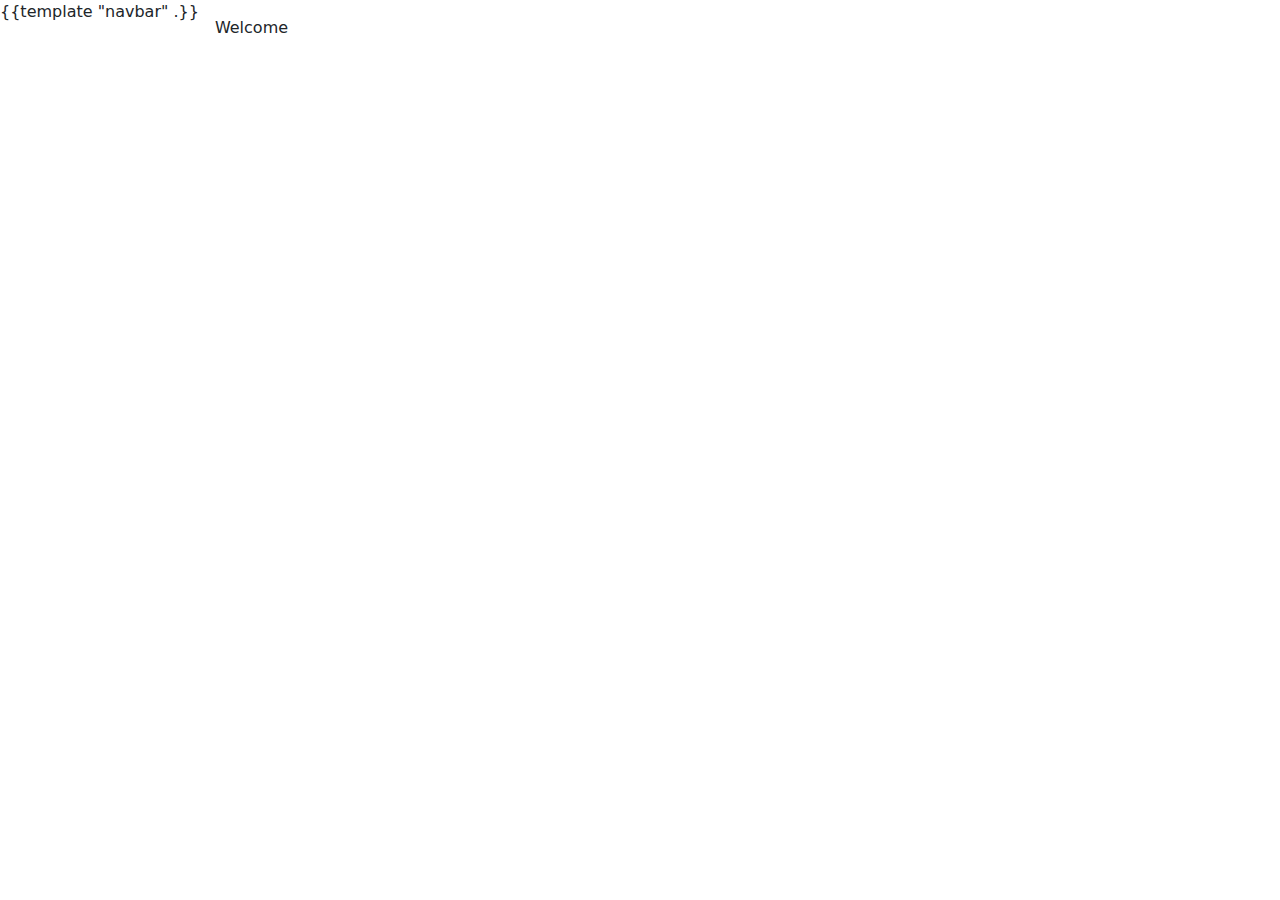
<file: templates/index/index.html>
<!DOCTYPE html>
<html lang="en">
<head>
    <meta charset="UTF-8">
    <meta name="viewport" content="width=device-width, initial-scale=1.0">
    <title>首页</title>
    <link rel="stylesheet" href="/static/css/bootstrap.min.css">
</head>
<body class="d-flex">
    {{template "navbar" .}}
    <main class="flex-grow-1 p-3">
        <p class="text-break">Welcome</p>
    </main>
    <script src="/static/js/bootstrap.bundle.js"></script>
</body>
</html>
</file>
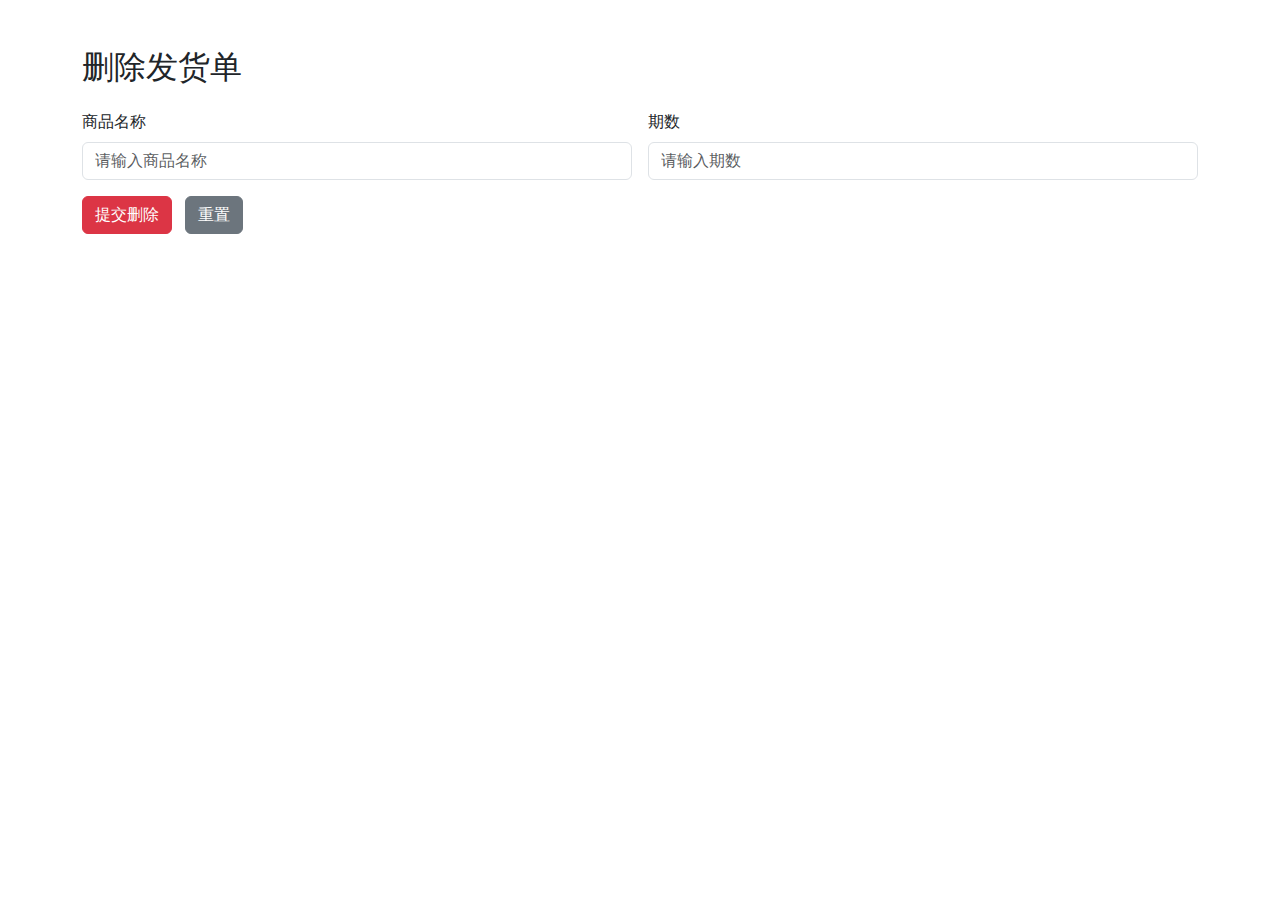
<file: templates/delivery-delete.html>
<!DOCTYPE html>
<html lang="en">
<head>
    <meta charset="UTF-8">
    <meta name="viewport" content="width=device-width, initial-scale=1.0">
    <title>删除发货单</title>
    <link href="/static/css/bootstrap.min.css" rel="stylesheet">
</head>
<body>
    <div class="container mt-5">
        <!-- 表单标题 -->
        <h2 class="mb-4">删除发货单</h2>
        
        <!-- Bootstrap5表单 -->
        <form id="deleteDeliveryForm" class="row g-3">
            <!-- 商品名称输入项 -->
            <div class="col-md-6">
                <label for="productName" class="form-label">商品名称</label>
                <input type="text" class="form-control" id="productName" name="productName" required placeholder="请输入商品名称">
            </div>

            <!-- 期数输入项 -->
            <div class="col-md-6">
                <label for="period" class="form-label">期数</label>
                <input type="text" class="form-control" id="period" name="period" required placeholder="请输入期数">
            </div>

            <!-- 提交按钮 -->
            <div class="col-12">
                <button type="submit" class="btn btn-danger">提交删除</button>
                <button type="reset" class="btn btn-secondary ms-2">重置</button>
            </div>
        </form>
    </div>

    <script src="/static/js/bootstrap.bundle.js"></script>
    
    <!-- 表单提交逻辑：直接请求 /api/delivery 接口 -->
    <script>
        // 获取表单元素
        const deleteForm = document.getElementById('deleteDeliveryForm');

        // 监听表单提交事件
        deleteForm.addEventListener('submit', async function(e) {
            // 阻止表单默认提交行为（避免页面刷新）
            e.preventDefault();

            // 获取表单输入值
            const productName = document.getElementById('productName').value.trim();
            const period = document.getElementById('period').value.trim();

            // 简单校验（兜底，配合表单原生required）
            if (!productName || !period) {
                alert('商品名称和期数不能为空！');
                return;
            }

            try {
                // 构造请求参数
                const requestData = {
                    productName: productName,
                    period: period
                };

                // 直接发送 DELETE 请求到 /api/delivery
                const response = await fetch('/api/delivery', {
                    method: 'DELETE',
                    headers: {
                        'Content-Type': 'application/json', // 指定参数格式为JSON
                    },
                    body: JSON.stringify(requestData) // 将参数转为JSON字符串
                });

                // 解析后端返回的JSON数据
                const result = await response.json();

                // 根据响应状态判断结果
                if (response.ok) {
                    // 拼接删除条数提示，兼容rows字段不存在的情况
                    const deleteCount = result.rows || 0;
                    alert(`${result.message || '发货单删除成功！'} 共删除 ${deleteCount} 条记录。`);
                    deleteForm.reset(); // 重置表单
                } else {
                    // 后端返回400/404/500等错误
                    alert(result.message || `删除失败：${response.status}`);
                }
            } catch (error) {
                // 网络错误或解析错误
                console.error('删除请求异常：', error);
                alert('网络异常，删除失败，请重试！');
            }
        });
    </script>
</body>
</html>
</file>
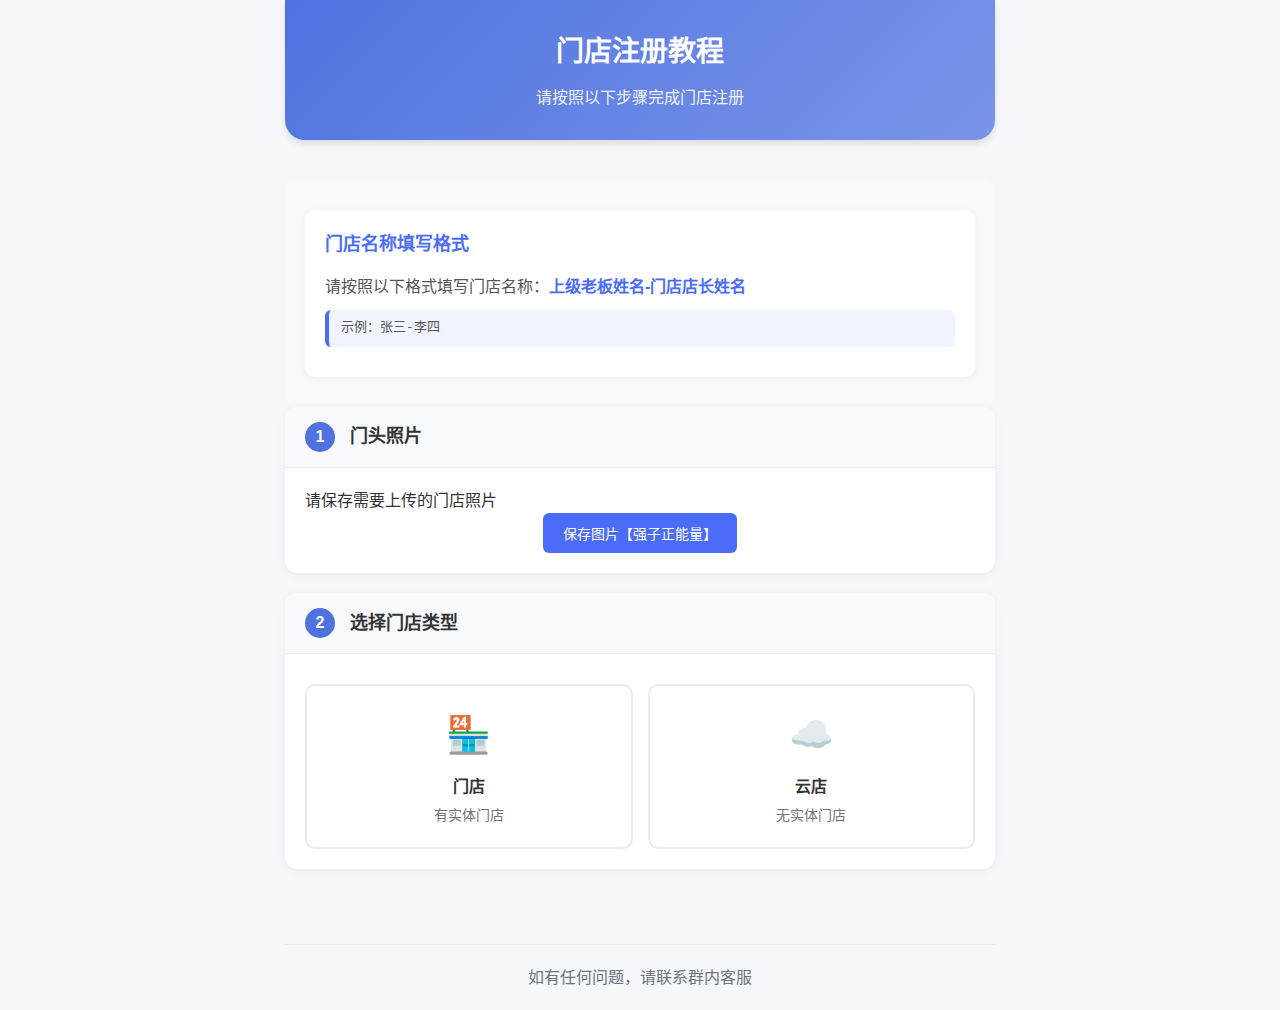
<file: templates/register.html>
<!DOCTYPE html>
<html lang="zh-CN">
<head>
    <meta charset="UTF-8">
    <meta name="viewport" content="width=device-width, initial-scale=1.0">
    <title>门店注册教程</title>
    <link rel="stylesheet" href="/static/css/style.css">
</head>
<body>
    <div class="container">
        <header>
            <h1>门店注册教程</h1>
            <p class="subtitle">请按照以下步骤完成门店注册</p>
        </header>

        <main>
            <section class="tutorial-section">
                <div class="tutorial-content">
                    <div class="tutorial-item">
                        <h4>门店名称填写格式</h4>
                        <p>请按照以下格式填写门店名称：<strong>上级老板姓名-门店店长姓名</strong></p>
                        <p class="example">示例：张三-李四</p>
                    </div>
                </div>
            </section>

            <section class="step-section">
                <div class="step-header">
                    <span class="step-number">1</span>
                    <h2>门头照片</h2>
                </div>
                <div class="step-content">
                    <div class="image-upload-section">
                        <p>请保存需要上传的门店照片</p>
                        <div class="image-preview">
                            <img src="/static/images/mentou.jpg" alt="门头照片示例" class="mentou-image">
                        </div>
                        <div class="image-actions">
                            <button id="saveImageBtn" class="save-btn">保存图片【强子正能量】</button>
                        </div>
                    </div>
                </div>
            </section>

            <section class="step-section">
                <div class="step-header">
                    <span class="step-number">2</span>
                    <h2>选择门店类型</h2>
                </div>
                <div class="step-content">
                    <div class="store-type-selector">
                        <div class="store-type-option" id="physical-store" data-link="https://hjrtu.flctwa.cn/#/pages-store/registerStore/registerStore?qrcode_sn=LAd9w1HStzlN5XihRBiZaxL03DnxZ2xf&share_aid=75&invite_type=1&group_id=&manager_id=" style="cursor: pointer;">
                            <div class="store-type-icon">🏪</div>
                            <h3>门店</h3>
                            <p>有实体门店</p>
                        </div>
                        <div class="store-type-option" id="cloud-store" data-link="https://hjrtu.flctwa.cn/#/pages-store/registerStore/registerStore?qrcode_sn=cd3ccxSJFLXW4e7n9aCGhDB0ptE1OgNN&share_aid=75&invite_type=2&group_id=&manager_id=" style="cursor: pointer;">
                            <div class="store-type-icon">☁️</div>
                            <h3>云店</h3>
                            <p>无实体门店</p>
                        </div>
                    </div>
                </div>
            </section>
        </main>

        <footer>
            <div class="contact-info">
                <p>如有任何问题，请联系群内客服</p>
            </div>
        </footer>
    </div>

    <script src="/static/js/script.js"></script>
</body>
</html>
</file>
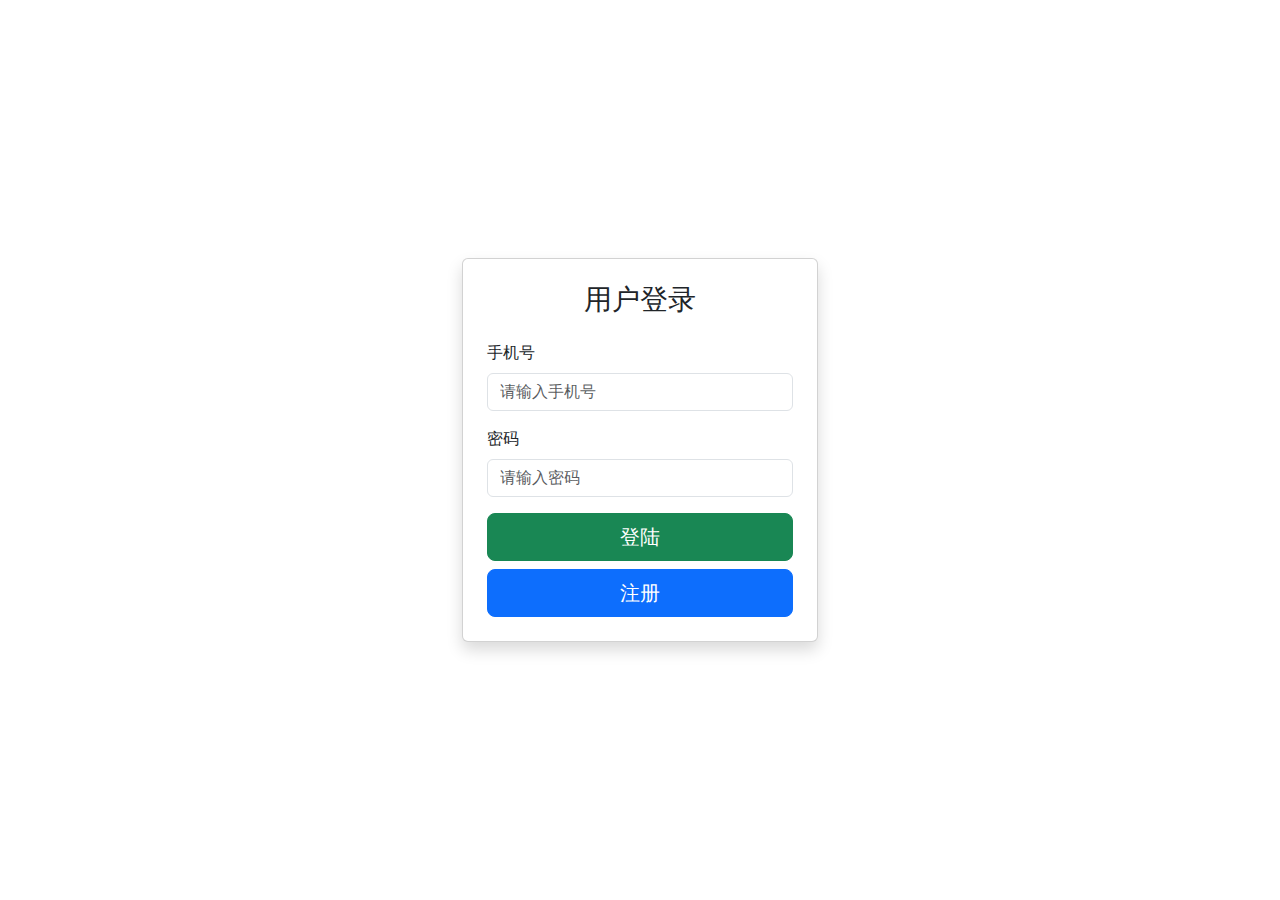
<file: templates/auth/login.html>
<!DOCTYPE html>
<html lang="en">

<head>
    <meta charset="UTF-8">
    <meta name="viewport" content="width=device-width, initial-scale=1.0">
    <title>登陆</title>
    <link href="/static/css/bootstrap.min.css" rel="stylesheet" media="screen">
    <style>
        html,
        body {
            height: 100%;
        }
    </style>
</head>

<body class="d-flex align-items-center justify-content-center">
    <div class="container">
        <div class="row justify-content-center">
            <div class="col-12 col-md-6 col-lg-4">
                <div class="card shadow glass-card">
                    <div class="card-body p-4">
                        <h3 class="card-title text-center mb-4">用户登录</h3>
                        <form action="/auth/login" method="POST">
                            <div class="mb-3">
                                <label for="phone" class="form-label">手机号</label>
                                <input type="text" class="form-control" id="phone" name="phone" placeholder="请输入手机号"
                                    required>
                            </div>
                            <div class="mb-3">
                                <label for="password" class="form-label">密码</label>
                                <input type="password" class="form-control" id="password" name="password"
                                    placeholder="请输入密码" required>
                            </div>
                            <div class="d-grid gap-2">
                                <button type="submit" class="btn btn-success btn-lg">登陆</button>
                                <button type="button" class="btn btn-primary btn-lg" id="register">注册</button>
                            </div>
                        </form>
                    </div>
                </div>
            </div>
        </div>
    </div>

    <script src="/static/js/bootstrap.bundle.js"></script>
    <script>
        const registerBtn = document.getElementById('register');
        registerBtn.addEventListener("click", function (e) {
            e.preventDefault();
            window.location.href = '/auth/register';
        });
    </script>
</body>

</html>
</file>
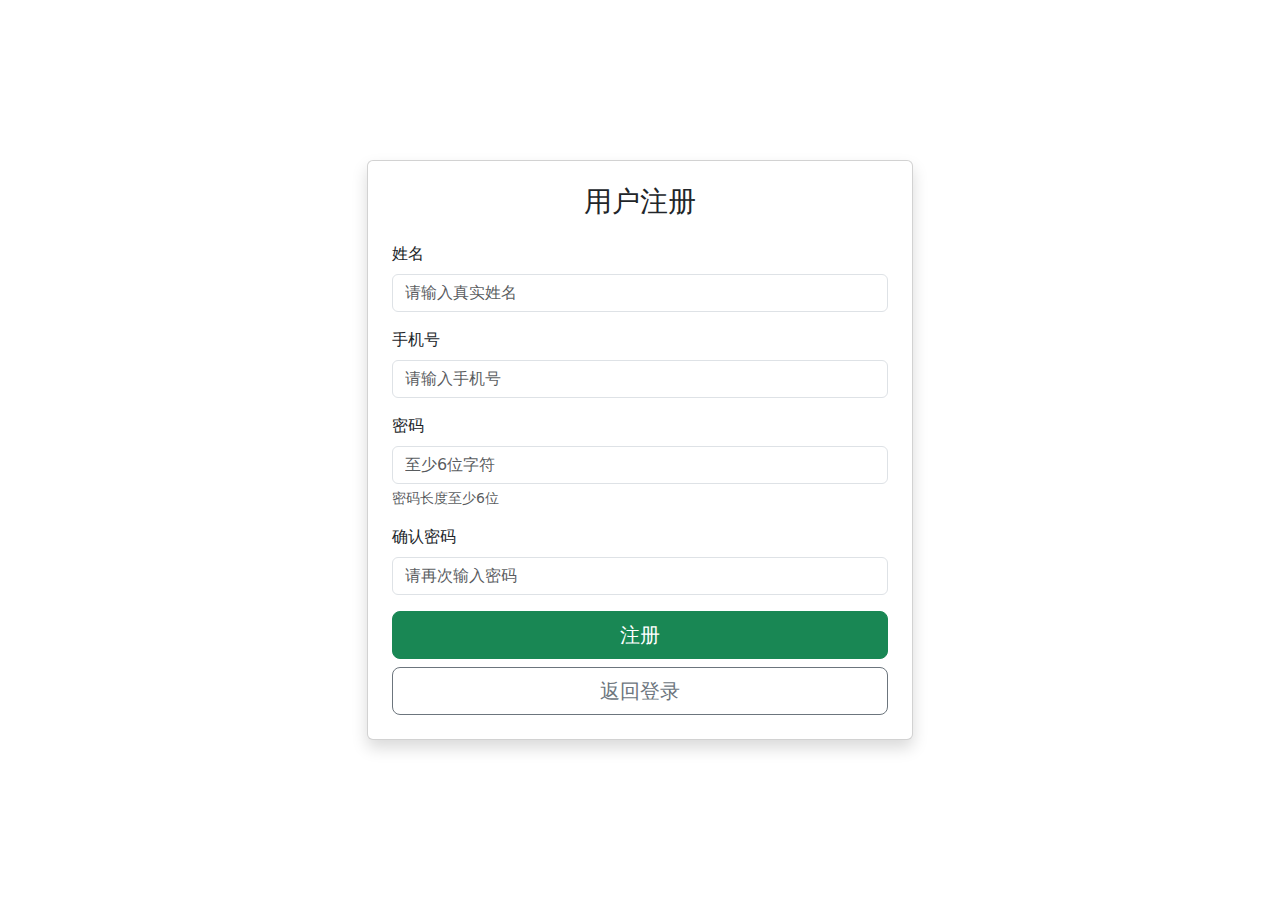
<file: templates/auth/register.html>
<!DOCTYPE html>
<html lang="en">

<head>
    <meta charset="UTF-8">
    <meta name="viewport" content="width=device-width, initial-scale=1.0">
    <title>注册</title>
    <link href="/static/css/bootstrap.min.css" rel="stylesheet" media="screen">
    <style>
        html,
        body {
            height: 100%;
        }
    </style>
</head>

<body class="d-flex align-items-center justify-content-center">
    <div class="container">
        <div class="row justify-content-center">
            <div class="col-12 col-md-8 col-lg-6">
                <div class="card shadow glass-card">
                    <div class="card-body p-4">
                        <h3 class="card-title text-center mb-4">用户注册</h3>
                        <form action="/auth/register" id="registerForm" method="POST" onsubmit="return validateForm()">
                            
                            <div class="mb-3">
                                <label for="name" class="form-label">姓名</label>
                                <input type="text" class="form-control" id="name" name="name" placeholder="请输入真实姓名"
                                    required>
                                <div class="invalid-feedback" id="usernameError"></div>
                            </div>

                            <div class="mb-3">
                                <label for="phone" class="form-label">手机号</label>
                                <input type="text" class="form-control" id="phone" name="phone" placeholder="请输入手机号"
                                    required>
                                <div class="invalid-feedback" id="emailError"></div>
                            </div>

                            <div class="mb-3">
                                <label for="password" class="form-label">密码</label>
                                <input type="password" class="form-control" id="password" name="password"
                                    placeholder="至少6位字符" required>
                                <div class="form-text">密码长度至少6位</div>
                            </div>

                            <div class="mb-3">
                                <label for="password2" class="form-label">确认密码</label>
                                <input type="password" class="form-control" id="password2" name="password2"
                                    placeholder="请再次输入密码" required>
                                <div class="invalid-feedback" id="passwordError"></div>
                            </div>

                            <div class="d-grid gap-2">
                                <button type="submit" class="btn btn-success btn-lg">注册</button>
                                <a href="/auth/login" class="btn btn-outline-secondary btn-lg">返回登录</a>
                            </div>
                        </form>
                    </div>
                </div>
            </div>
        </div>
    </div>
    <script src="/static/js/bootstrap.bundle.js"></script>
    <script>
        document.getElementById('registerForm').addEventListener('submit', function (e) {
            e.preventDefault(); // 阻止默认表单提交

            if (validateForm()) {
                // 使用Fetch API提交表单
                const formData = new FormData(this);
                const jsonData = Object.fromEntries(formData.entries());
                console.log(JSON.stringify(jsonData))
                fetch('/auth/register', {
                    method: 'POST',
                    headers: {
                        'Content-Type': 'application/json', // 添加 Content-Type
                    },
                    body: JSON.stringify(jsonData)
                }).then(response => {
                    if (!response.ok) {
                        // 如果响应不成功，也解析错误信息
                        return response.json().then(errData => {
                            throw new Error(errData.error || '请求失败');
                        });
                    }
                    return response.json();
                })
                    .then(data => {
                        if (data.success) {
                            // 显示成功消息
                            alert(data.message);
                            // 跳转到登录页
                            window.location.href = '/auth/login';
                        } else {
                            alert(data.error || '注册失败');
                        }
                    })
                    .catch(error => {
                        console.error('Error:', error);
                        alert(error.message || '注册失败，请稍后重试');
                    });
            }
        });

        function validateForm() {
            const password = document.getElementById('password').value;
            const password2 = document.getElementById('password2').value;
            const errorElement = document.getElementById('passwordError');

            // 清空之前的错误信息
            errorElement.style.display = 'none';
            errorElement.textContent = '';

            // 检查密码长度
            if ((password.length) < 6) {
                errorElement.textContent = '密码长度不能小于6位';
                errorElement.style.display = 'block';
                return false; // 阻止表单提交
            }

            // 检查密码是否一致
            if (password !== password2) {
                errorElement.textContent = '两次输入的密码不一致，请重新输入';
                errorElement.style.display = 'block';
                return false; // 阻止表单提交
            }

            // 可以添加其他校验逻辑，如密码强度等

            return true; // 允许表单提交
        }
    </script>
</body>

</html>
</file>
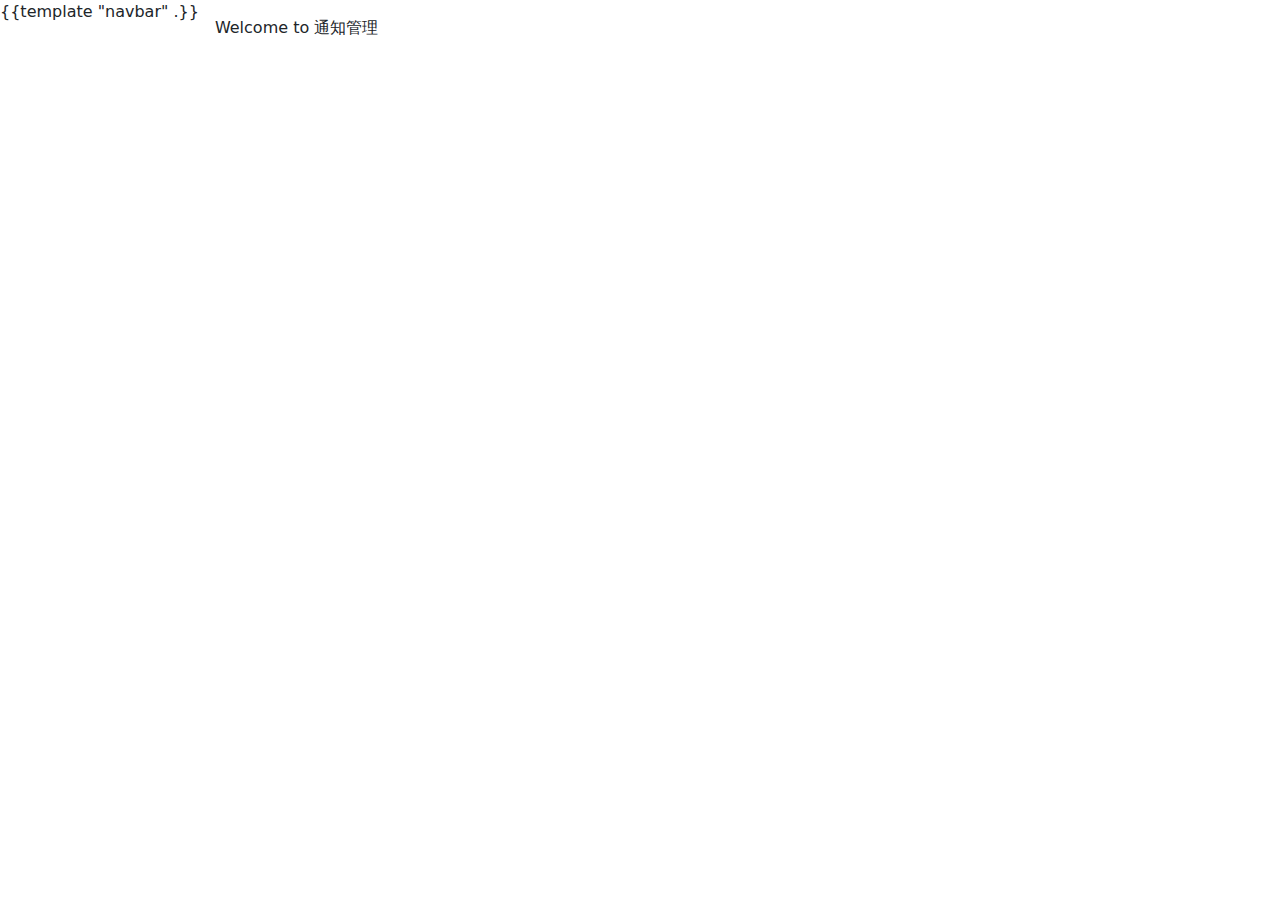
<file: templates/inform/inform.html>
<!DOCTYPE html>
<html lang="en">
<head>
    <meta charset="UTF-8">
    <meta name="viewport" content="width=device-width, initial-scale=1.0">
    <title>通知管理</title>
    <link rel="stylesheet" href="/static/css/bootstrap.min.css">
</head>
<body class="d-flex">
    {{template "navbar" .}}
    <main class="flex-grow-1 p-3">
        <p class="text-break">Welcome to 通知管理</p>
    </main>
    <script src="/static/js/bootstrap.bundle.js"></script>
</body>
</html>
</file>
<file: static/css/style.css>
* {
    margin: 0;
    padding: 0;
    box-sizing: border-box;
}

body {
    font-family: -apple-system, BlinkMacSystemFont, 'Segoe UI', Roboto, 'Helvetica Neue', Arial, sans-serif;
    line-height: 1.6;
    color: #333;
    background-color: #f5f7fa;
}

.container {
    max-width: 100%;
    padding: 0 15px;
    margin: 0 auto;
}

header {
    text-align: center;
    padding: 30px 0;
    background: linear-gradient(135deg, #4e73df, #7b94e8);
    color: white;
    border-radius: 0 0 20px 20px;
    margin-bottom: 20px;
    box-shadow: 0 4px 6px rgba(0, 0, 0, 0.1);
}

header h1 {
    font-size: 28px;
    margin-bottom: 10px;
}

.subtitle {
    font-size: 16px;
    opacity: 0.9;
}

.step-section {
    background-color: white;
    border-radius: 12px;
    margin-bottom: 20px;
    box-shadow: 0 2px 10px rgba(0, 0, 0, 0.05);
    overflow: hidden;
}

.step-header {
    display: flex;
    align-items: center;
    padding: 15px 20px;
    background-color: #f8f9fc;
    border-bottom: 1px solid #e9ecef;
}

.step-number {
    display: flex;
    justify-content: center;
    align-items: center;
    width: 30px;
    height: 30px;
    background-color: #4e73df;
    color: white;
    border-radius: 50%;
    margin-right: 15px;
    font-weight: bold;
    font-size: 16px;
}

.step-header h2 {
    font-size: 18px;
    color: #333;
}

.step-content {
    padding: 20px;
}

.store-type-selector {
    display: flex;
    gap: 15px;
    margin-top: 10px;
}

.store-type-option {
    flex: 1;
    padding: 20px 15px;
    border: 2px solid #e9ecef;
    border-radius: 10px;
    text-align: center;
    cursor: pointer;
    transition: all 0.3s ease;
    position: relative;
    overflow: hidden;
}

.store-type-option:hover {
    border-color: #4e73df;
    transform: translateY(-3px);
    box-shadow: 0 5px 15px rgba(78, 115, 223, 0.1);
}

.store-type-option:active {
    transform: translateY(-1px);
}

.store-type-option.selected {
    border-color: #4e73df;
    background-color: rgba(78, 115, 223, 0.1);
}

.store-type-icon {
    font-size: 36px;
    margin-bottom: 10px;
}

.store-type-option h3 {
    margin-bottom: 5px;
    font-size: 16px;
}

.store-type-option p {
    font-size: 14px;
    color: #6c757d;
}

.form-group {
    margin-bottom: 20px;
}

.form-group label {
    display: block;
    margin-bottom: 8px;
    font-weight: 500;
    color: #495057;
}

.form-group input {
    width: 100%;
    padding: 12px 15px;
    border: 1px solid #ced4da;
    border-radius: 6px;
    font-size: 16px;
    transition: border-color 0.3s;
}

.form-group input:focus {
    border-color: #4e73df;
    outline: none;
    box-shadow: 0 0 0 3px rgba(78, 115, 223, 0.1);
}

.store-name-display {
    margin-top: 25px;
    padding: 15px;
    background-color: #f8f9fc;
    border-radius: 8px;
}

.store-name-display h3 {
    margin-bottom: 10px;
    font-size: 16px;
    color: #495057;
}

.store-name-preview {
    padding: 15px;
    background-color: white;
    border: 1px dashed #ced4da;
    border-radius: 6px;
    font-size: 18px;
    font-weight: 500;
    text-align: center;
    color: #4e73df;
}

.image-upload-container {
    margin-top: 10px;
}

.image-upload-area {
    border: 2px dashed #ced4da;
    border-radius: 8px;
    padding: 30px 15px;
    text-align: center;
    cursor: pointer;
    transition: all 0.3s ease;
    position: relative;
}

.image-upload-area:hover {
    border-color: #4e73df;
    background-color: rgba(78, 115, 223, 0.05);
}

.upload-icon {
    font-size: 36px;
    margin-bottom: 10px;
}

.hidden-input {
    display: none;
}

.image-preview {
    display: none;
    position: relative;
    margin-top: 15px;
    border-radius: 8px;
    overflow: hidden;
}

.image-preview img {
    width: 100%;
    height: auto;
    display: block;
    border-radius: 8px;
}

.remove-image-btn {
    position: absolute;
    top: 10px;
    right: 10px;
    width: 30px;
    height: 30px;
    background-color: rgba(0, 0, 0, 0.6);
    color: white;
    border: none;
    border-radius: 50%;
    font-size: 16px;
    cursor: pointer;
    display: flex;
    justify-content: center;
    align-items: center;
}

.qr-code-container {
    display: flex;
    justify-content: center;
    margin: 20px 0;
}

.qr-code-display {
    width: 400px;
    height: 300px;
    border: 1px solid #e9ecef;
    border-radius: 8px;
    display: flex;
    justify-content: center;
    align-items: center;
    background-color: #f8f9fc;
}

.register-link {
    display: inline-block;
    padding: 15px 30px;
    background-color: #4a6cf7;
    color: white;
    text-decoration: none;
    border-radius: 6px;
    font-size: 18px;
    font-weight: 600;
    transition: all 0.3s ease;
    box-shadow: 0 4px 6px rgba(74, 108, 247, 0.2);
}

.register-link:hover {
    background-color: #3a5ce5;
    transform: translateY(-2px);
    box-shadow: 0 6px 8px rgba(74, 108, 247, 0.3);
}

.qr-code-display img {
    max-width: 100%;
    max-height: 100%;
    border-radius: 4px;
}

footer {
    margin-top: 30px;
    padding: 20px 0;
    text-align: center;
}

/* 教程部分样式 */
.tutorial-section {
    background-color: #f8f9fa;
    padding: 30px 20px;
    border-radius: 12px;
    margin-top: 40px;
    text-align: center;
}

.tutorial-section h3 {
    color: #333;
    margin-bottom: 25px;
    font-size: 24px;
    font-weight: 600;
}

.tutorial-content {
    display: flex;
    flex-direction: column;
    gap: 25px;
    max-width: 800px;
    margin: 0 auto;
}

.tutorial-item {
    background-color: white;
    padding: 20px;
    border-radius: 10px;
    box-shadow: 0 2px 10px rgba(0, 0, 0, 0.05);
    text-align: left;
}

.tutorial-item h4 {
    color: #4a6cf7;
    margin: 0 0 15px;
    font-size: 18px;
    font-weight: 600;
}

.tutorial-item p {
    margin: 0 0 10px;
    color: #555;
    line-height: 1.6;
}

.tutorial-item strong {
    color: #4a6cf7;
    font-weight: 600;
}

.tutorial-item .example {
    background-color: #f0f4ff;
    padding: 8px 12px;
    border-radius: 6px;
    border-left: 4px solid #4a6cf7;
    font-family: monospace;
    margin-top: 10px;
}

.image-preview {
    margin-top: 15px;
    text-align: center;
}

.mentou-image {
    max-width: 100%;
    max-height: 300px;
    border-radius: 8px;
    box-shadow: 0 4px 12px rgba(0, 0, 0, 0.1);
    margin-bottom: 15px;
    display: block;
    margin-left: auto;
    margin-right: auto;
}

.image-actions {
    display: flex;
    justify-content: center;
}

.save-btn {
    background-color: #4a6cf7;
    color: white;
    border: none;
    padding: 10px 20px;
    border-radius: 6px;
    font-size: 14px;
    font-weight: 500;
    cursor: pointer;
    transition: all 0.3s ease;
    display: inline-flex;
    align-items: center;
    gap: 8px;
}

.save-btn:hover {
    background-color: #3a5ce5;
    transform: translateY(-2px);
    box-shadow: 0 4px 8px rgba(74, 108, 247, 0.3);
}

.save-btn:active {
    transform: translateY(0);
}

/* 通知提示样式 */
.notification {
    position: fixed;
    top: 20px;
    right: 20px;
    background-color: #28a745;
    color: white;
    padding: 15px 20px;
    border-radius: 6px;
    box-shadow: 0 4px 12px rgba(0, 0, 0, 0.15);
    z-index: 1000;
    transform: translateX(120%);
    opacity: 0;
    transition: all 0.3s ease;
}

.notification.show {
    transform: translateX(0);
    opacity: 1;
}

.notification.error {
    background-color: #dc3545;
}

.contact-info {
    margin-top: 25px;
    padding-top: 20px;
    border-top: 1px solid #e9ecef;
}

.contact-info p {
    margin: 0;
    color: #6c757d;
    font-size: 16px;
}

/* 确认对话框样式 */
.confirm-modal {
    position: fixed;
    top: 0;
    left: 0;
    width: 100%;
    height: 100%;
    background-color: rgba(0, 0, 0, 0.5);
    display: flex;
    justify-content: center;
    align-items: center;
    z-index: 1000;
}

.confirm-dialog {
    background-color: white;
    border-radius: 12px;
    width: 90%;
    max-width: 400px;
    box-shadow: 0 10px 30px rgba(0, 0, 0, 0.2);
    overflow: hidden;
    animation: modalFadeIn 0.3s ease;
}

@keyframes modalFadeIn {
    from {
        opacity: 0;
        transform: translateY(-20px);
    }
    to {
        opacity: 1;
        transform: translateY(0);
    }
}

.confirm-header {
    padding: 20px 20px 10px;
    border-bottom: 1px solid #e9ecef;
}

.confirm-header h3 {
    margin: 0;
    color: #333;
    font-size: 20px;
    font-weight: 600;
}

.confirm-body {
    padding: 20px;
}

.confirm-body p {
    margin: 0 0 10px;
    color: #555;
    line-height: 1.5;
}

.confirm-body strong {
    color: #4a6cf7;
    font-weight: 600;
}

.confirm-footer {
    padding: 15px 20px;
    display: flex;
    justify-content: flex-end;
    gap: 10px;
    border-top: 1px solid #e9ecef;
}

.btn-cancel, .btn-confirm {
    padding: 8px 20px;
    border: none;
    border-radius: 6px;
    font-size: 14px;
    font-weight: 500;
    cursor: pointer;
    transition: all 0.2s ease;
}

.btn-cancel {
    background-color: #f8f9fa;
    color: #6c757d;
}

.btn-cancel:hover {
    background-color: #e9ecef;
}

.btn-confirm {
    background-color: #4a6cf7;
    color: white;
}

.btn-confirm:hover {
    background-color: #3a5ce5;
}

/* 响应式调整 */
@media (max-width: 576px) {
    header h1 {
        font-size: 24px;
    }
    
    .subtitle {
        font-size: 14px;
    }
    
    .step-header h2 {
        font-size: 16px;
    }
    
    .store-type-selector {
        flex-direction: column;
        gap: 10px;
    }
    
    .qr-code-display {
        width: 320px;
        height: 240px;
    }
    
    .register-link {
        padding: 12px 24px;
        font-size: 16px;
    }
}

@media (min-width: 768px) {
    .container {
        max-width: 750px;
        padding: 0 20px;
    }
    
    .qr-code-display {
        width: 450px;
        height: 350px;
    }
    
    .register-link {
        padding: 18px 36px;
        font-size: 20px;
    }
}
</file>
